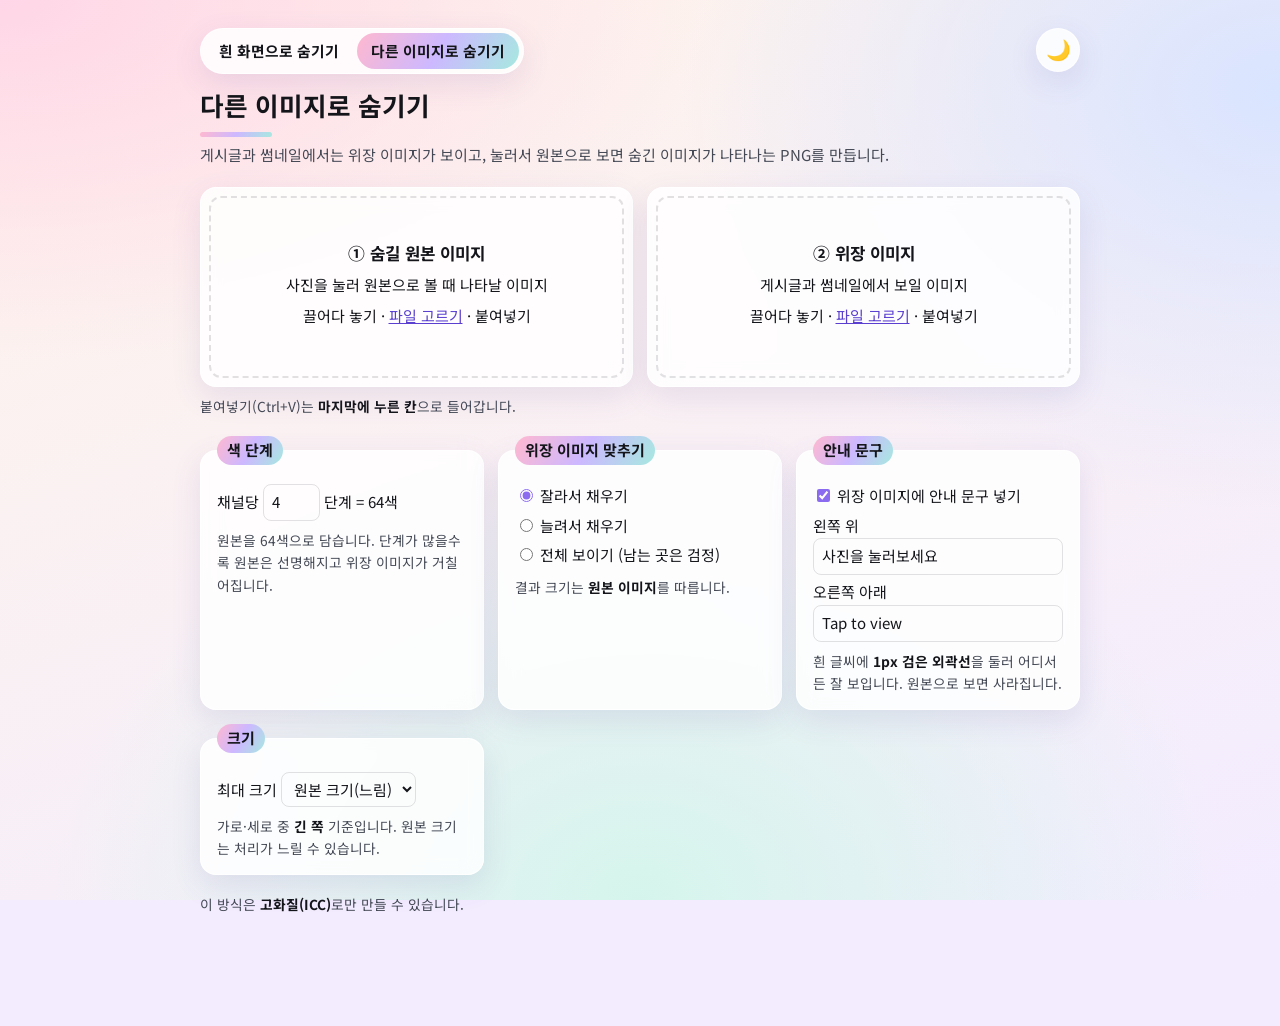
<file: cover.html>
<!DOCTYPE html>
<html lang="ko">
<head>
    <meta charset="UTF-8">
    <meta name="viewport" content="width=device-width, initial-scale=1">
    <title>감마위장 · 다른 이미지로 숨기기</title>
    <link rel="preconnect" href="https://fonts.googleapis.com">
    <link rel="preconnect" href="https://fonts.gstatic.com" crossorigin>
    <link rel="stylesheet" href="https://fonts.googleapis.com/css2?family=Noto+Sans:wght@700&family=Noto+Sans+KR:wght@700&family=Noto+Sans+JP:wght@700&family=Noto+Sans+SC:wght@700&display=swap">
    <script>
        // 테마: 저장된 선택이 있으면 그걸, 없으면(첫 방문) 브라우저/OS의 모양 설정을 따른다. 깜빡임 방지를 위해 CSS보다 먼저 실행
        (function () {
            var t = null;
            try { t = localStorage.getItem('gt-theme'); } catch (e) {}
            if (t !== 'dark' && t !== 'light') t = matchMedia('(prefers-color-scheme: dark)').matches ? 'dark' : 'light';
            document.documentElement.setAttribute('data-theme', t);
        })();
    </script>
    <link rel="stylesheet" type="text/css" href="res/gamma.css">
    <script src="res/gt-core.js"></script>
    <script src="res/common.js" defer></script>
    <script src="res/cover.js" defer></script>
</head>
<body>
<main>
    <header>
        <div>
            <nav class="tabs" aria-label="변환 종류">
                <a href="gamma.html">흰 화면으로 숨기기</a>
                <a href="cover.html" aria-current="page">다른 이미지로 숨기기</a>
            </nav>
            <h1>다른 이미지로 숨기기</h1>
            <p class="sub">게시글과 썸네일에서는 위장 이미지가 보이고, 눌러서 원본으로 보면 숨긴 이미지가 나타나는 PNG를 만듭니다.</p>
        </div>
        <button type="button" id="themeToggle"></button>
    </header>

    <section class="pair">
        <div class="dropzone" id="hiddenZone" tabindex="0">
            <strong>① 숨길 원본 이미지</strong>
            <span>사진을 눌러 원본으로 볼 때 나타날 이미지</span>
            <span>끌어다 놓기 · <label class="linklike">파일 고르기<input type="file" id="hiddenInput" accept="image/*" hidden></label> · 붙여넣기</span>
            <img class="preview" id="hiddenPreview" alt="" hidden>
            <span class="filename" id="hiddenName"></span>
        </div>
        <div class="dropzone" id="coverZone" tabindex="0">
            <strong>② 위장 이미지</strong>
            <span>게시글과 썸네일에서 보일 이미지</span>
            <span>끌어다 놓기 · <label class="linklike">파일 고르기<input type="file" id="coverInput" accept="image/*" hidden></label> · 붙여넣기</span>
            <img class="preview" id="coverPreview" alt="" hidden>
            <span class="filename" id="coverName"></span>
        </div>
    </section>
    <p class="hint">붙여넣기(Ctrl+V)는 <b>마지막에 누른 칸</b>으로 들어갑니다.</p>

    <form id="options">
        <fieldset>
            <legend>색 단계</legend>
            <label>채널당 <input type="number" id="levels" min="2" max="8" value="4"> 단계
                = <span id="levelcount"></span>색</label>
            <p class="hint" id="levelhint"></p>
        </fieldset>

        <fieldset>
            <legend>위장 이미지 맞추기</legend>
            <label><input type="radio" name="fit" value="crop" checked> 잘라서 채우기</label>
            <label><input type="radio" name="fit" value="stretch"> 늘려서 채우기</label>
            <label><input type="radio" name="fit" value="contain"> 전체 보이기 (남는 곳은 검정)</label>
            <p class="hint">결과 크기는 <b>원본 이미지</b>를 따릅니다.</p>
        </fieldset>

        <fieldset>
            <legend>안내 문구</legend>
            <label><input type="checkbox" id="textOn" checked> 위장 이미지에 안내 문구 넣기</label>
            <div id="textOptions">
                <label>왼쪽 위 <input type="text" id="textTL" value="사진을 눌러보세요"></label>
                <label>오른쪽 아래 <input type="text" id="textBR" value="Tap to view"></label>
                <p class="hint">흰 글씨에 <b>1px 검은 외곽선</b>을 둘러 어디서든 잘 보입니다.
                    원본으로 보면 사라집니다.</p>
            </div>
        </fieldset>

        <fieldset>
            <legend>크기</legend>
            <label>최대 크기
                <select id="maxside">
                    <option value="0" selected>원본 크기(느림)</option>
                    <option value="2048">2048px</option>
                    <option value="1600">1600px</option>
                    <option value="1280">1280px</option>
                </select>
            </label>
            <p class="hint">가로·세로 중 <b>긴 쪽</b> 기준입니다. 원본 크기는 처리가 느릴 수 있습니다.</p>
        </fieldset>
    </form>

    <p class="hint">이 방식은 <b>고화질(ICC)</b>로만 만들 수 있습니다.</p>
    <p id="status" role="status"></p>

    <section id="result" hidden>
        <div class="views">
            <figure>
                <canvas id="viewThumb"></canvas>
                <figcaption>게시글·썸네일에서 보이는 모습<br><small>(색 정보가 버려진 상태)</small></figcaption>
            </figure>
            <figure>
                <a id="viewLink" target="_blank"><img id="viewOrig" alt="결과 이미지"></a>
                <figcaption>원본으로 볼 때 보이는 모습<br><small>(이 브라우저가 실제로 그린 결과)</small></figcaption>
            </figure>
        </div>
        <p id="support" class="warning" hidden></p>
        <a id="download" class="button">PNG 저장하기</a>
        <ul class="hint">
            <li>결과 이미지를 <b>그대로</b> 올리세요. 편집하거나 다시 저장하면 숨김이 풀립니다.</li>
            <li>PC 게시판은 <b>가로 860px 이상</b>이어야 눌러서 원본 보기가 뜹니다(모바일은 무관).</li>
            <li>사이트가 색 정보를 반영하면 썸네일에서도 원본이 보일 수 있습니다.</li>
        </ul>
    </section>
</main>
</body>
</html>
</file>
<file: res/gamma.css>
/* ---------- 색 토큰: 라이트(기본) ---------- */
:root {
    color-scheme: light;
    --fg: #14151a;
    --muted: #444955;
    --line: rgba(20, 21, 26, 0.12);
    --card: rgba(255, 255, 255, 0.84);
    --card-edge: rgba(255, 255, 255, 0.95);
    --shadow: 0 10px 30px rgba(92, 72, 160, 0.12);
    --link: #5a3fd0;
    --ok: #0b6b5f;
    --warn: #b42318;
    --bg:
        radial-gradient(1200px 600px at 0% 0%, #ffd6e7 0%, transparent 60%),
        radial-gradient(1000px 700px at 100% 10%, #d9e4ff 0%, transparent 60%),
        radial-gradient(900px 700px at 50% 100%, #d5f5ec 0%, transparent 65%),
        linear-gradient(160deg, #fff4ea 0%, #f3ecff 100%);
    --pastel: linear-gradient(120deg, #ffb8cf 0%, #cdb8ff 50%, #a6e9e0 100%);
    --pastel-soft: linear-gradient(120deg, rgba(255, 184, 207, 0.35), rgba(205, 184, 255, 0.35), rgba(166, 233, 224, 0.35));
    --on-pastel: #14151a;
}

/* ---------- 다크 ---------- */
:root[data-theme="dark"] {
    color-scheme: dark;
    --fg: #f5f6fa;
    --muted: #c9cdd8;
    --line: rgba(255, 255, 255, 0.14);
    --card: rgba(26, 27, 38, 0.86);
    --card-edge: rgba(255, 255, 255, 0.08);
    --shadow: 0 10px 30px rgba(0, 0, 0, 0.35);
    --link: #cbbcff;
    --ok: #8ee8d8;
    --warn: #ff9b91;
    --bg:
        radial-gradient(1000px 600px at 0% 0%, rgba(255, 150, 196, 0.22) 0%, transparent 60%),
        radial-gradient(900px 650px at 100% 10%, rgba(140, 170, 255, 0.22) 0%, transparent 60%),
        radial-gradient(900px 700px at 50% 100%, rgba(120, 230, 205, 0.16) 0%, transparent 65%),
        linear-gradient(160deg, #13131c 0%, #171523 100%);
    --pastel-soft: linear-gradient(120deg, rgba(255, 184, 207, 0.16), rgba(205, 184, 255, 0.16), rgba(166, 233, 224, 0.16));
}

/* ---------- 기본 ---------- */
* { box-sizing: border-box; }
html { background: #f3ecff; }
:root[data-theme="dark"] { background: #13131c; }
body {
    margin: 0;
    padding: 28px 16px 56px;
    min-height: 100vh;
    background: var(--bg);
    background-attachment: fixed;
    color: var(--fg);
    font: 15px/1.65 "Noto Sans KR", "Noto Sans", system-ui, sans-serif;
    transition: color .2s ease;
}
main { max-width: 880px; margin: 0 auto; }
a { color: var(--link); }

/* 상단 탭 */
.tabs { display: inline-flex; gap: 4px; padding: 4px; margin-bottom: 14px; border-radius: 99px;
        background: var(--card); border: 1px solid var(--card-edge); box-shadow: var(--shadow); flex-wrap: wrap; }
.tabs a { padding: 6px 14px; border-radius: 99px; color: var(--fg); text-decoration: none; font-weight: 700; font-size: 0.92rem; }
.tabs a:hover { background: var(--pastel-soft); }
.tabs a[aria-current="page"] { background: var(--pastel); color: var(--on-pastel); }
.tabs a:focus-visible { outline: 3px solid var(--link); outline-offset: 2px; }

header { display: flex; align-items: flex-start; justify-content: space-between; gap: 12px; margin-bottom: 20px; }
h1 { font-size: 1.6rem; line-height: 1.3; margin: 0 0 6px; }
h1::after {
    content: ""; display: block; width: 72px; height: 5px; margin-top: 10px;
    border-radius: 99px; background: var(--pastel);
}
.sub { color: var(--muted); margin: 0; }

#themeToggle {
    flex: none; width: 44px; height: 44px; border-radius: 50%;
    border: 1px solid var(--card-edge); background: var(--card); box-shadow: var(--shadow);
    font-size: 20px; line-height: 1; cursor: pointer;
}
#themeToggle:focus-visible, .button:focus-visible, #dropzone:focus-visible { outline: 3px solid var(--link); outline-offset: 2px; }

/* ---------- 카드 ---------- */
.dropzone, #dropzone, fieldset, figure {
    background: var(--card);
    border: 1px solid var(--card-edge);
    border-radius: 16px;
    box-shadow: var(--shadow);
    -webkit-backdrop-filter: blur(10px);
    backdrop-filter: blur(10px);
}
#dropzone, .dropzone {
    position: relative;
    display: flex; flex-direction: column; gap: 6px; align-items: center; justify-content: center;
    min-height: 170px; padding: 24px; text-align: center;
}
#dropzone::before, .dropzone::before {           /* 안쪽 점선 테두리 */
    content: ""; position: absolute; inset: 8px; border-radius: 12px;
    border: 2px dashed var(--line); pointer-events: none;
}
#dropzone.over, .dropzone.over { background-image: var(--pastel-soft); }
#dropzone.over::before, .dropzone.over::before { border-color: var(--link); }
#dropzone strong, .dropzone strong { font-size: 1.05rem; }

/* 위장 이미지 페이지: 입력 두 칸 */
.pair { display: grid; grid-template-columns: repeat(auto-fit, minmax(260px, 1fr)); gap: 14px; }
.dropzone { min-height: 200px; }
.dropzone .preview { max-width: 100%; max-height: 140px; border-radius: 6px; }
.dropzone .preview[hidden] { display: none; }
.dropzone:focus-visible { outline: 3px solid var(--link); outline-offset: 2px; }
#filename, .filename { color: var(--ok); font-weight: 700; }
.linklike { color: var(--link); text-decoration: underline; cursor: pointer; background: none; border: 0; padding: 0; font: inherit; }

#options { display: grid; grid-template-columns: repeat(auto-fit, minmax(250px, 1fr)); gap: 14px; margin: 18px 0; }
fieldset { margin: 0; padding: 14px 16px; min-width: 0; }
legend {
    font-weight: 700; padding: 2px 10px; border-radius: 99px;
    background: var(--pastel); color: var(--on-pastel);
}
fieldset label { display: block; margin: 5px 0; }
fieldset label.sep { margin-top: 12px; padding-top: 10px; border-top: 1px solid var(--line); }
fieldset label.disabled { color: var(--muted); opacity: 0.6; }
input[type=number] { width: 3.8em; }
input[type=text], select, input[type=number] {
    padding: 5px 8px; font: inherit; color: var(--fg);
    background: transparent; border: 1px solid var(--line); border-radius: 8px;
}
input[type=text] { width: 100%; }
select option { color: #14151a; background: #fff; }
input[type=radio], input[type=checkbox] { accent-color: #8b6cf0; }
.hint { color: var(--muted); font-size: 0.86rem; margin: 8px 0 0; }
ul.hint { padding-left: 1.1em; }
ul.hint li { margin: 3px 0; }
.hint b { color: var(--fg); font-weight: 700; }
#palettepreview { display: block; margin: 10px 0 0; border: 1px solid var(--line); border-radius: 6px; }

#status { min-height: 1.6em; font-weight: 700; }

/* ---------- 결과 ---------- */
.views { display: grid; grid-template-columns: repeat(auto-fit, minmax(260px, 1fr)); gap: 14px; }
figure { margin: 0; padding: 12px; text-align: center; }
figure canvas, figure img { display: block; max-width: 100%; height: auto; margin: 0 auto; border-radius: 4px; }
figcaption { margin-top: 8px; font-size: 0.92rem; }
figcaption small { color: var(--muted); }
.warning { color: var(--warn); font-weight: 700; }
.button {
    display: inline-block; margin: 16px 0 4px; padding: 11px 22px; border-radius: 99px;
    background: var(--pastel); color: var(--on-pastel);
    font-weight: 700; text-decoration: none; box-shadow: var(--shadow);
    transition: transform .15s ease, filter .15s ease;
}
.button:hover { transform: translateY(-1px); filter: saturate(1.15); }

@media (prefers-reduced-motion: reduce) { * { transition: none !important; } }
</file>
